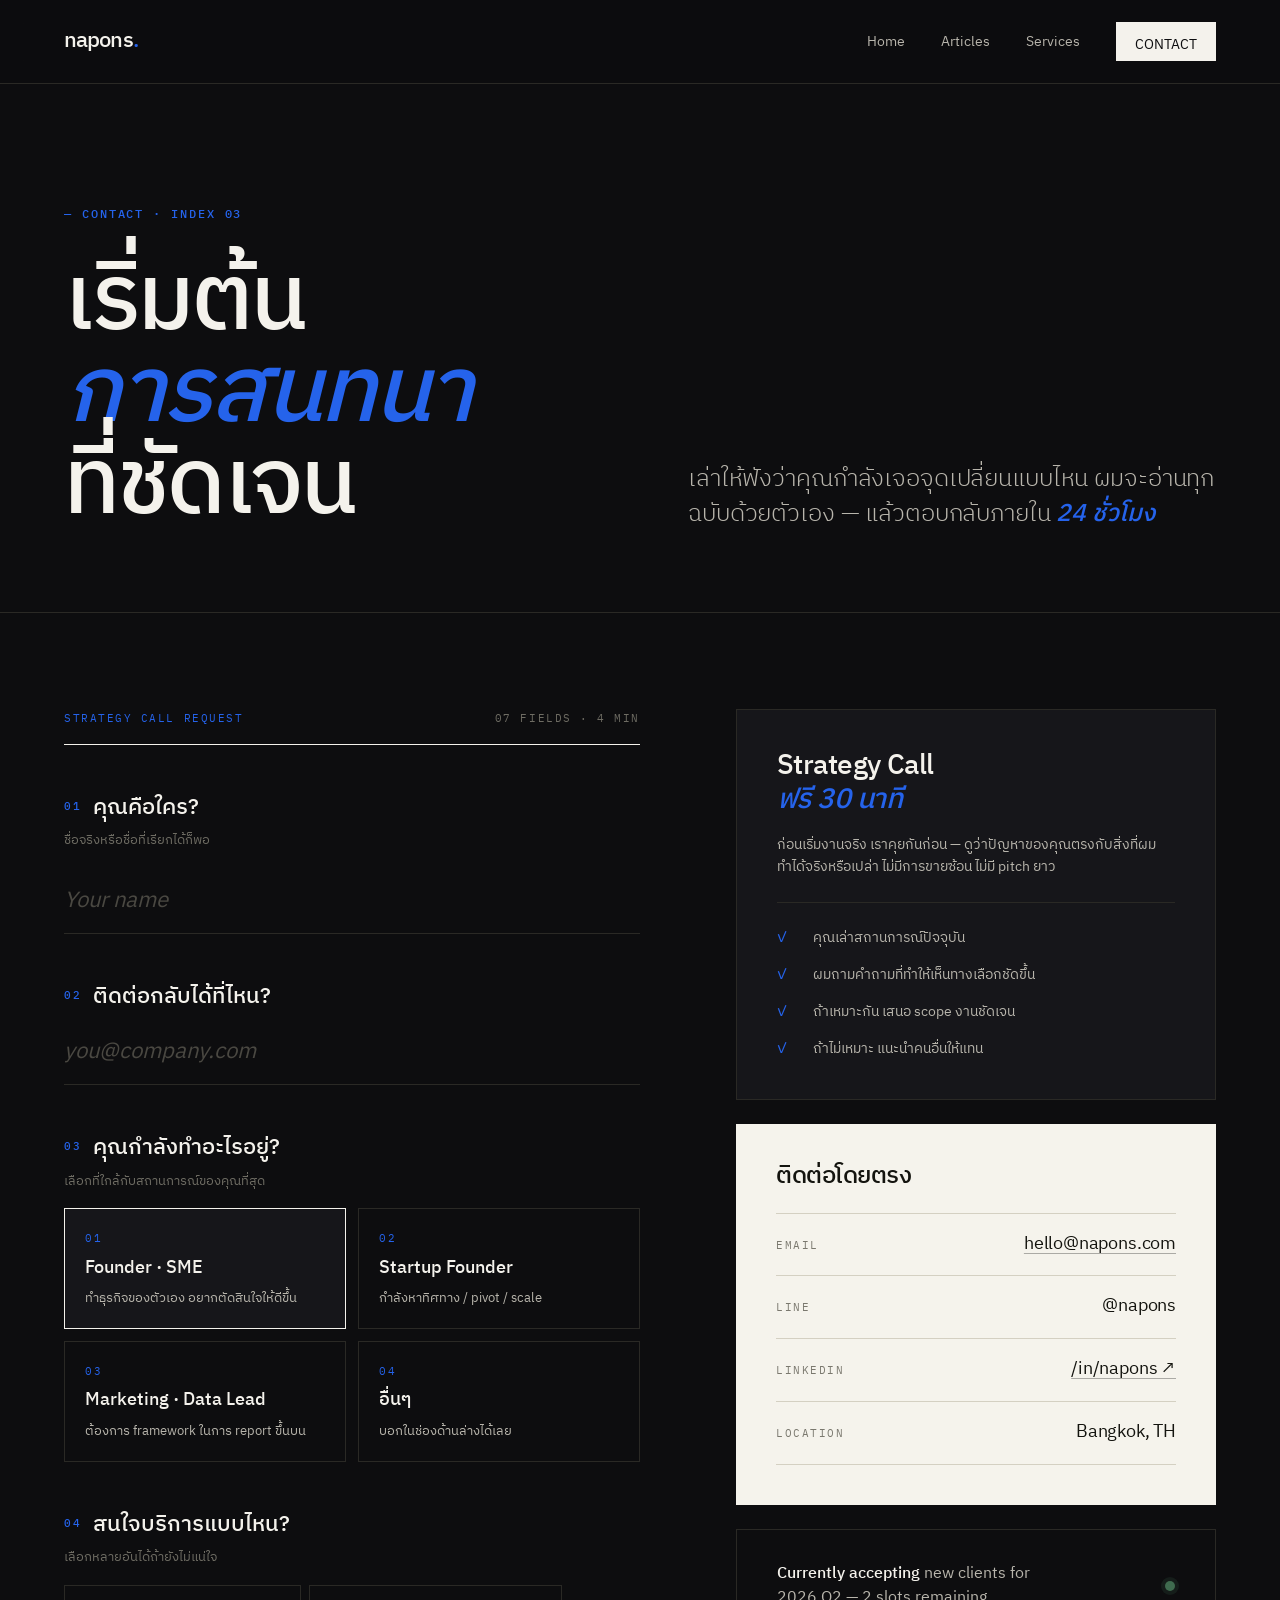
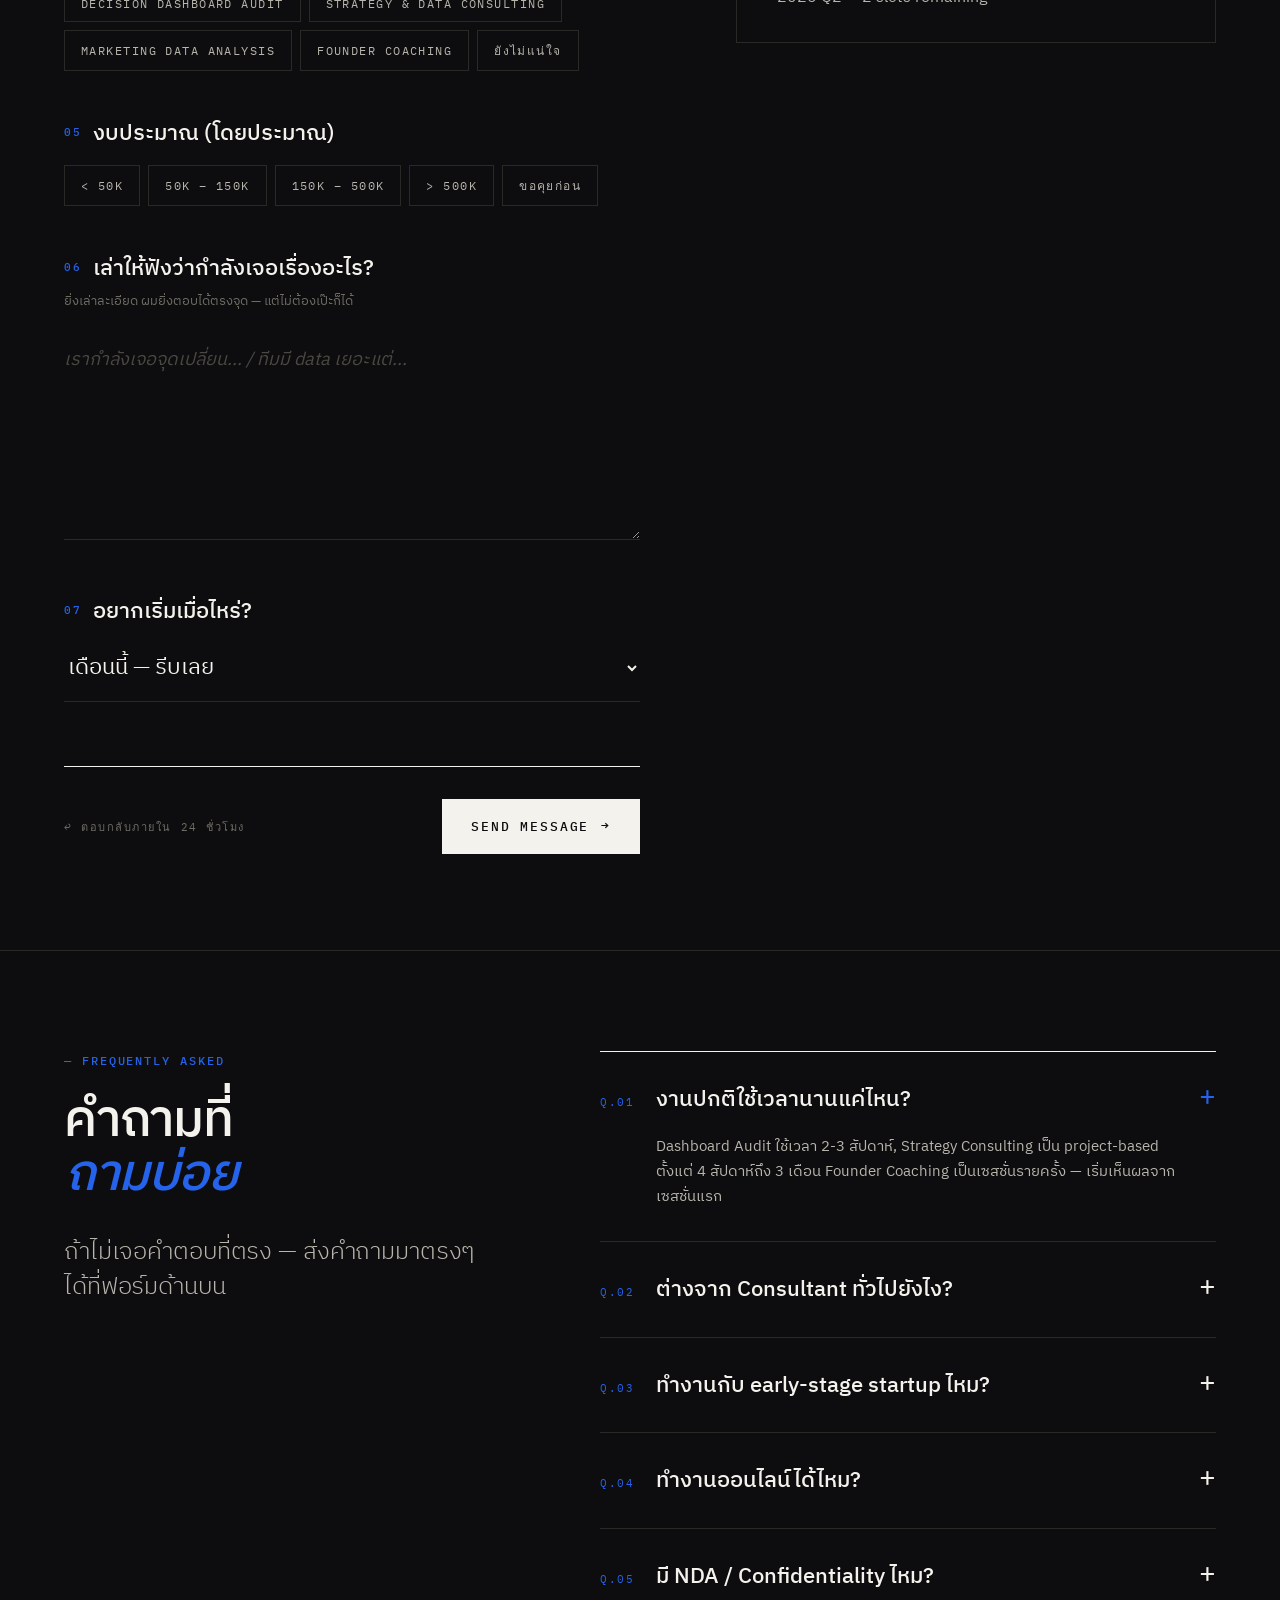
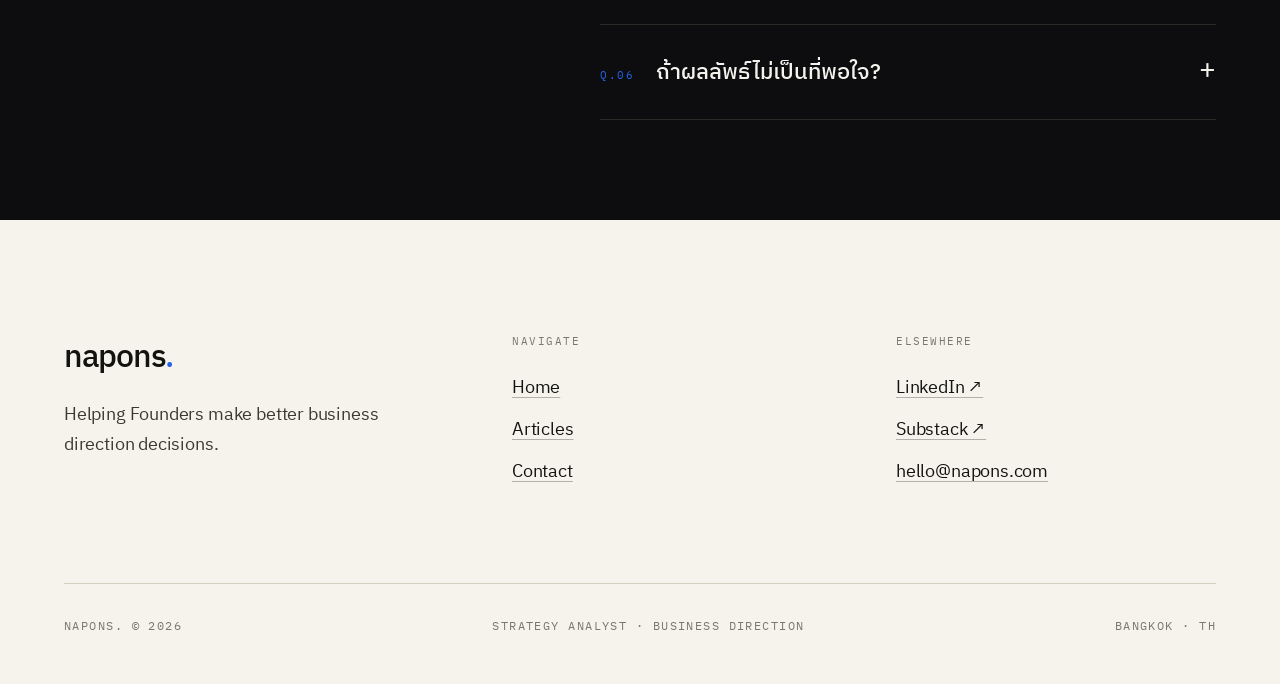
<file: contact.html>
<!doctype html>
<html lang="th">
<head>
<meta charset="utf-8" />
<meta name="viewport" content="width=device-width,initial-scale=1" />
<title>Book a Strategy Call | napons.</title>
<meta name="description" content="จองเวลาคุย Strategy Call ฟรี 30 นาที — เล่าสถานการณ์ธุรกิจให้ฟัง แล้วจะช่วยดูว่ามีทางเลือกอะไรบ้าง"/>
<link rel="canonical" href="https://napons.com/contact.html"/>
<meta property="og:type" content="website"/>
<meta property="og:url" content="https://napons.com/contact.html"/>
<meta property="og:title" content="Book a Strategy Call | napons."/>
<meta property="og:description" content="จองเวลาคุย Strategy Call ฟรี 30 นาที — เล่าสถานการณ์ธุรกิจให้ฟัง แล้วจะช่วยดูว่ามีทางเลือกอะไรบ้าง"/>
<meta property="og:image" content="https://napons.com/portrait.png"/>
<meta name="twitter:card" content="summary_large_image"/>
<!-- Google Tag Manager -->
<script>(function(w,d,s,l,i){w[l]=w[l]||[];w[l].push({'gtm.start':
new Date().getTime(),event:'gtm.js'});var f=d.getElementsByTagName(s)[0],
j=d.createElement(s),dl=l!='dataLayer'?'&l='+l:'';j.async=true;j.src=
'https://www.googletagmanager.com/gtm.js?id='+i+dl;f.parentNode.insertBefore(j,f);
})(window,document,'script','dataLayer','GTM-N7RW4TRZ');</script>
<!-- End Google Tag Manager -->
<link rel="preconnect" href="https://fonts.googleapis.com" />
<link rel="preconnect" href="https://fonts.gstatic.com" crossorigin />
<link href="https://fonts.googleapis.com/css2?family=IBM+Plex+Sans+Thai:ital,wght@0,300;0,400;0,500;0,600;0,700;1,400;1,500;1,600&family=IBM+Plex+Mono:wght@400;500&display=swap" rel="stylesheet" />
<link rel="stylesheet" href="styles.css" />
<style>
  .c-header {
    padding-top: calc(120px * var(--density));
    padding-bottom: calc(80px * var(--density));
    border-bottom: 1px solid var(--rule);
  }
  .c-header-grid {
    display: grid;
    grid-template-columns: 1fr 1fr;
    gap: 96px;
    align-items: end;
  }
  .c-header h1 {
    font-size: clamp(56px, 7.2vw, 116px);
    line-height: 1;
    letter-spacing: -0.025em;
  }
  .c-header h1 em { color: var(--accent); font-style: italic; }
  .c-header .lead { max-width: 44ch; }

  /* Main */
  .c-main {
    padding: calc(96px * var(--density)) 0;
  }
  .c-main-grid {
    display: grid;
    grid-template-columns: 1.2fr 1fr;
    gap: 96px;
    align-items: start;
  }

  /* Form */
  .form-section .section-label {
    font-family: var(--mono);
    font-size: 11px;
    text-transform: uppercase;
    letter-spacing: 0.14em;
    color: var(--accent);
    padding-bottom: 16px;
    margin-bottom: 48px;
    border-bottom: 1px solid var(--ink);
    display: flex;
    justify-content: space-between;
  }
  .form-section .section-label .count { color: var(--muted); }

  .field {
    margin-bottom: 48px;
  }
  .field label.q {
    display: block;
    font-family: var(--serif);
    font-size: 22px;
    line-height: 1.35;
    color: var(--ink);
    margin-bottom: 8px;
    font-weight: 500;
  }
  .field label.q .num {
    font-family: var(--mono);
    font-size: 11px;
    color: var(--accent);
    letter-spacing: 0.14em;
    margin-right: 12px;
    vertical-align: 4px;
  }
  .field .hint {
    font-family: var(--sans);
    font-size: 13px;
    color: var(--muted);
    margin-bottom: 16px;
  }
  .field input,
  .field textarea,
  .field select {
    width: 100%;
    padding: 14px 0;
    border: none;
    border-bottom: 1px solid var(--rule);
    background: transparent;
    font-family: var(--serif);
    font-size: 22px;
    color: var(--ink);
    outline: none;
    transition: border-color 0.2s ease;
  }
  .field input:focus,
  .field textarea:focus,
  .field select:focus {
    border-bottom-color: var(--ink);
  }
  .field input::placeholder,
  .field textarea::placeholder {
    color: var(--warm-gray);
    font-style: italic;
  }
  .field textarea {
    resize: vertical;
    min-height: 80px;
    font-size: 18px;
    padding-top: 16px;
  }

  /* Radio cards */
  .radio-group {
    display: grid;
    grid-template-columns: 1fr 1fr;
    gap: 12px;
    margin-top: 16px;
  }
  .radio-card {
    border: 1px solid var(--rule);
    padding: 20px;
    cursor: pointer;
    transition: all 0.15s ease;
    display: flex;
    flex-direction: column;
    gap: 6px;
  }
  .radio-card:hover { border-color: var(--ink); }
  .radio-card.active {
    border-color: var(--ink);
    background: var(--bg-warm);
  }
  .radio-card .r-num {
    font-family: var(--mono);
    font-size: 11px;
    letter-spacing: 0.14em;
    color: var(--accent);
  }
  .radio-card .r-title {
    font-family: var(--serif);
    font-size: 18px;
    font-weight: 500;
    color: var(--ink);
  }
  .radio-card .r-desc {
    font-size: 13px;
    color: var(--ink-2);
    line-height: 1.45;
  }

  /* Budget chips */
  .chips {
    display: flex;
    flex-wrap: wrap;
    gap: 8px;
    margin-top: 16px;
  }
  .chip {
    font-family: var(--mono);
    font-size: 12px;
    text-transform: uppercase;
    letter-spacing: 0.12em;
    padding: 10px 16px;
    border: 1px solid var(--rule);
    background: transparent;
    cursor: pointer;
    color: var(--ink-2);
    transition: all 0.15s ease;
  }
  .chip:hover { border-color: var(--ink); }
  .chip.active { background: var(--ink); color: var(--bg); border-color: var(--ink); }

  /* Submit */
  .submit-row {
    margin-top: 64px;
    padding-top: 32px;
    border-top: 1px solid var(--ink);
    display: flex;
    justify-content: space-between;
    align-items: center;
    gap: 24px;
    flex-wrap: wrap;
  }
  .submit-note {
    font-family: var(--mono);
    font-size: 11px;
    letter-spacing: 0.14em;
    text-transform: uppercase;
    color: var(--muted);
  }

  /* Sidebar */
  .sidebar {
    position: sticky;
    top: 120px;
  }
  .sidebar-card {
    background: var(--bg-warm);
    border: 1px solid var(--rule);
    padding: 40px;
    margin-bottom: 24px;
  }
  .sidebar-card h3 {
    font-family: var(--serif);
    font-size: 28px;
    line-height: 1.2;
    margin-bottom: 16px;
    font-weight: 500;
  }
  .sidebar-card h3 em { color: var(--accent); font-style: italic; }
  .sidebar-card p {
    font-size: 14px;
    color: var(--ink-2);
    line-height: 1.6;
    margin-bottom: 24px;
  }
  .sidebar-list {
    list-style: none;
    display: flex;
    flex-direction: column;
    gap: 16px;
    padding-top: 24px;
    border-top: 1px solid var(--rule);
  }
  .sidebar-list li {
    display: grid;
    grid-template-columns: 24px 1fr;
    gap: 12px;
    align-items: start;
    font-size: 14px;
    color: var(--ink-2);
    line-height: 1.5;
  }
  .sidebar-list li .check {
    font-family: var(--mono);
    color: var(--accent);
    font-size: 16px;
    line-height: 1.2;
  }

  /* Direct contact (cream callout in dark sidebar) */
  .direct-card {
    background: var(--inv-bg);
    color: var(--inv-ink);
    padding: 40px;
  }
  .direct-card h3 {
    color: var(--inv-ink);
    font-size: 24px;
    margin-bottom: 24px;
    font-family: var(--display);
    letter-spacing: -0.02em;
  }
  .direct-card .contact-row {
    padding: 16px 0;
    border-top: 1px solid var(--inv-rule);
    display: flex;
    justify-content: space-between;
    align-items: baseline;
  }
  .direct-card .contact-row:last-child { border-bottom: 1px solid var(--inv-rule); }
  .direct-card .label {
    font-family: var(--mono);
    font-size: 11px;
    text-transform: uppercase;
    letter-spacing: 0.14em;
    color: var(--inv-muted);
  }
  .direct-card .value {
    font-family: var(--display);
    font-size: 18px;
    color: var(--inv-ink);
    letter-spacing: -0.01em;
  }
  .direct-card .value a { color: var(--inv-ink); text-decoration-color: rgba(0,0,0,0.3); }
  .direct-card .value a:hover { text-decoration-color: var(--accent); }

  /* Response time */
  .response-card {
    margin-top: 24px;
    padding: 32px 40px;
    border: 1px solid var(--rule);
    display: grid;
    grid-template-columns: 1fr auto;
    align-items: center;
    gap: 24px;
  }
  .response-card .r-text {
    font-family: var(--serif);
    font-size: 16px;
    color: var(--ink-2);
    line-height: 1.5;
  }
  .response-card .r-text strong { color: var(--ink); font-weight: 500; }
  .response-card .dot-live {
    width: 10px;
    height: 10px;
    border-radius: 50%;
    background: #3f6b4f;
    box-shadow: 0 0 0 4px rgba(63,107,79,0.18);
  }

  /* FAQ */
  .faq {
    padding: calc(100px * var(--density)) 0;
    border-top: 1px solid var(--rule);
  }
  .faq-grid {
    display: grid;
    grid-template-columns: 1fr 1.4fr;
    gap: 96px;
  }
  .faq h2 {
    font-size: clamp(36px, 4vw, 60px);
    line-height: 1.05;
  }
  .faq h2 em { color: var(--accent); font-style: italic; }
  .faq-items {
    display: flex;
    flex-direction: column;
  }
  .faq-item {
    padding: 32px 0;
    border-bottom: 1px solid var(--rule);
  }
  .faq-item:first-child { border-top: 1px solid var(--ink); }
  .faq-item summary {
    list-style: none;
    cursor: pointer;
    display: grid;
    grid-template-columns: 40px 1fr 24px;
    gap: 16px;
    align-items: baseline;
  }
  .faq-item summary::-webkit-details-marker { display: none; }
  .faq-item .q-num {
    font-family: var(--mono);
    font-size: 11px;
    letter-spacing: 0.14em;
    color: var(--accent);
  }
  .faq-item .q-text {
    font-family: var(--serif);
    font-size: 22px;
    font-weight: 500;
    line-height: 1.3;
    color: var(--ink);
  }
  .faq-item .q-toggle {
    font-family: var(--serif);
    font-size: 28px;
    color: var(--ink);
    text-align: right;
    line-height: 1;
  }
  .faq-item[open] .q-toggle { color: var(--accent); }
  .faq-item .answer {
    margin-top: 20px;
    padding-left: 56px;
    font-size: 15px;
    line-height: 1.65;
    color: var(--ink-2);
    max-width: 64ch;
  }

  @media (max-width: 900px) {
    :root { --gutter: 24px; }
    .c-header-grid { grid-template-columns: 1fr; gap: 32px; }
    .c-main-grid { grid-template-columns: 1fr; gap: 48px; }
    .sidebar { position: static; }
    .radio-group { grid-template-columns: 1fr; }
    .faq-grid { grid-template-columns: 1fr; gap: 32px; }
    .faq-item .answer { padding-left: 0; }
  }
</style>
</head>
<body>

<nav class="nav" data-screen-label="01 Nav">
  <div class="nav-inner">
    <a href="index.html" class="brand">napons<span class="dot">.</span></a>
    <div class="nav-links">
      <a href="index.html">Home</a>
      <a href="articles.html">Articles</a>
      <a href="index.html#services">Services</a>
      <a href="contact.html" class="nav-cta active" style="background: var(--ink); color: var(--bg) !important;">Contact</a>
    </div>
  </div>
</nav>

<!-- HEADER -->
<section class="c-header" data-screen-label="02 Header">
  <div class="wrap">
    <span class="eyebrow" style="display: block; margin-bottom: 32px;">— Contact · Index 03</span>
    <div class="c-header-grid">
      <h1>เริ่มต้น<br /><em>การสนทนา</em><br />ที่ชัดเจน</h1>
      <div>
        <p class="lead">
          เล่าให้ฟังว่าคุณกำลังเจอจุดเปลี่ยนแบบไหน
          ผมจะอ่านทุกฉบับด้วยตัวเอง — แล้วตอบกลับภายใน <em style="color: var(--accent); font-style: italic;">24 ชั่วโมง</em>
        </p>
      </div>
    </div>
  </div>
</section>

<!-- MAIN -->
<section class="c-main" data-screen-label="03 Form">
  <div class="wrap">
    <div class="c-main-grid">

      <!-- FORM -->
      <form class="form-section" onsubmit="event.preventDefault(); alert('Thanks — message sent.');">
        <div class="section-label">
          <span>Strategy Call Request</span>
          <span class="count">07 fields · 4 min</span>
        </div>

        <div class="field">
          <label class="q" for="name"><span class="num">01</span>คุณคือใคร?</label>
          <p class="hint">ชื่อจริงหรือชื่อที่เรียกได้ก็พอ</p>
          <input id="name" type="text" placeholder="Your name" required />
        </div>

        <div class="field">
          <label class="q" for="email"><span class="num">02</span>ติดต่อกลับได้ที่ไหน?</label>
          <input id="email" type="email" placeholder="you@company.com" required />
        </div>

        <div class="field">
          <label class="q"><span class="num">03</span>คุณกำลังทำอะไรอยู่?</label>
          <p class="hint">เลือกที่ใกล้กับสถานการณ์ของคุณที่สุด</p>
          <div class="radio-group">
            <div class="radio-card active" onclick="toggleRadio(this)">
              <span class="r-num">01</span>
              <span class="r-title">Founder · SME</span>
              <span class="r-desc">ทำธุรกิจของตัวเอง อยากตัดสินใจให้ดีขึ้น</span>
            </div>
            <div class="radio-card" onclick="toggleRadio(this)">
              <span class="r-num">02</span>
              <span class="r-title">Startup Founder</span>
              <span class="r-desc">กำลังหาทิศทาง / pivot / scale</span>
            </div>
            <div class="radio-card" onclick="toggleRadio(this)">
              <span class="r-num">03</span>
              <span class="r-title">Marketing · Data Lead</span>
              <span class="r-desc">ต้องการ framework ในการ report ขึ้นบน</span>
            </div>
            <div class="radio-card" onclick="toggleRadio(this)">
              <span class="r-num">04</span>
              <span class="r-title">อื่นๆ</span>
              <span class="r-desc">บอกในช่องด้านล่างได้เลย</span>
            </div>
          </div>
        </div>

        <div class="field">
          <label class="q" for="topic"><span class="num">04</span>สนใจบริการแบบไหน?</label>
          <p class="hint">เลือกหลายอันได้ถ้ายังไม่แน่ใจ</p>
          <div class="chips">
            <button type="button" class="chip" onclick="toggleChip(this)">Decision Dashboard Audit</button>
            <button type="button" class="chip" onclick="toggleChip(this)">Strategy &amp; Data Consulting</button>
            <button type="button" class="chip" onclick="toggleChip(this)">Marketing Data Analysis</button>
            <button type="button" class="chip" onclick="toggleChip(this)">Founder Coaching</button>
            <button type="button" class="chip" onclick="toggleChip(this)">ยังไม่แน่ใจ</button>
          </div>
        </div>

        <div class="field">
          <label class="q" for="budget"><span class="num">05</span>งบประมาณ (โดยประมาณ)</label>
          <div class="chips">
            <button type="button" class="chip" onclick="toggleChip(this, true)">&lt; 50K</button>
            <button type="button" class="chip" onclick="toggleChip(this, true)">50K – 150K</button>
            <button type="button" class="chip" onclick="toggleChip(this, true)">150K – 500K</button>
            <button type="button" class="chip" onclick="toggleChip(this, true)">&gt; 500K</button>
            <button type="button" class="chip" onclick="toggleChip(this, true)">ขอคุยก่อน</button>
          </div>
        </div>

        <div class="field">
          <label class="q" for="message"><span class="num">06</span>เล่าให้ฟังว่ากำลังเจอเรื่องอะไร?</label>
          <p class="hint">ยิ่งเล่าละเอียด ผมยิ่งตอบได้ตรงจุด — แต่ไม่ต้องเป๊ะก็ได้</p>
          <textarea id="message" rows="6" placeholder="เรากำลังเจอจุดเปลี่ยน... / ทีมมี data เยอะแต่..." required></textarea>
        </div>

        <div class="field">
          <label class="q" for="timeline"><span class="num">07</span>อยากเริ่มเมื่อไหร่?</label>
          <select id="timeline">
            <option>เดือนนี้ — รีบเลย</option>
            <option>ภายใน 1 เดือน</option>
            <option>1-3 เดือนข้างหน้า</option>
            <option>ยังไม่แน่ใจ คุยก่อนได้</option>
          </select>
        </div>

        <div class="submit-row">
          <span class="submit-note">↩ ตอบกลับภายใน 24 ชั่วโมง</span>
          <button type="submit" class="btn btn-primary">
            Send Message <span class="arrow">→</span>
          </button>
        </div>
      </form>

      <!-- SIDEBAR -->
      <aside>
        <div class="sidebar">

          <div class="sidebar-card">
            <h3>Strategy Call<br /><em>ฟรี 30 นาที</em></h3>
            <p>
              ก่อนเริ่มงานจริง เราคุยกันก่อน — ดูว่าปัญหาของคุณตรงกับสิ่งที่ผมทำได้จริงหรือเปล่า
              ไม่มีการขายซ้อน ไม่มี pitch ยาว
            </p>
            <ul class="sidebar-list">
              <li><span class="check">✓</span><span>คุณเล่าสถานการณ์ปัจจุบัน</span></li>
              <li><span class="check">✓</span><span>ผมถามคำถามที่ทำให้เห็นทางเลือกชัดขึ้น</span></li>
              <li><span class="check">✓</span><span>ถ้าเหมาะกัน เสนอ scope งานชัดเจน</span></li>
              <li><span class="check">✓</span><span>ถ้าไม่เหมาะ แนะนำคนอื่นให้แทน</span></li>
            </ul>
          </div>

          <div class="direct-card">
            <h3>ติดต่อโดยตรง</h3>
            <div class="contact-row">
              <span class="label">Email</span>
              <span class="value"><a href="mailto:hello@napons.com">hello@napons.com</a></span>
            </div>
            <div class="contact-row">
              <span class="label">LINE</span>
              <span class="value">@napons</span>
            </div>
            <div class="contact-row">
              <span class="label">LinkedIn</span>
              <span class="value"><a href="#">/in/napons ↗</a></span>
            </div>
            <div class="contact-row">
              <span class="label">Location</span>
              <span class="value">Bangkok, TH</span>
            </div>
          </div>

          <div class="response-card">
            <div class="r-text">
              <strong>Currently accepting</strong> new clients for<br />2026 Q2 — 2 slots remaining
            </div>
            <div class="dot-live" title="Available"></div>
          </div>

        </div>
      </aside>

    </div>
  </div>
</section>

<!-- FAQ -->
<section class="faq" data-screen-label="04 FAQ">
  <div class="wrap">
    <div class="faq-grid">
      <div>
        <span class="eyebrow" style="display: block; margin-bottom: 24px;">— Frequently Asked</span>
        <h2>คำถามที่<br /><em>ถามบ่อย</em></h2>
        <p class="lead" style="margin-top: 32px; max-width: 38ch;">
          ถ้าไม่เจอคำตอบที่ตรง — ส่งคำถามมาตรงๆ ได้ที่ฟอร์มด้านบน
        </p>
      </div>

      <div class="faq-items">
        <details class="faq-item" open>
          <summary>
            <span class="q-num">Q.01</span>
            <span class="q-text">งานปกติใช้เวลานานแค่ไหน?</span>
            <span class="q-toggle">+</span>
          </summary>
          <div class="answer">
            Dashboard Audit ใช้เวลา 2-3 สัปดาห์, Strategy Consulting เป็น project-based ตั้งแต่ 4 สัปดาห์ถึง 3 เดือน
            Founder Coaching เป็นเซสชั่นรายครั้ง — เริ่มเห็นผลจากเซสชั่นแรก
          </div>
        </details>

        <details class="faq-item">
          <summary>
            <span class="q-num">Q.02</span>
            <span class="q-text">ต่างจาก Consultant ทั่วไปยังไง?</span>
            <span class="q-toggle">+</span>
          </summary>
          <div class="answer">
            Consultant ทั่วไปขาย report และ recommendation — ผมขายการตัดสินใจที่ชัดและทีมของคุณลงมือทำได้จริง
            ทุกงานจบที่ "Decision" ไม่ใช่จบที่ "Deck"
          </div>
        </details>

        <details class="faq-item">
          <summary>
            <span class="q-num">Q.03</span>
            <span class="q-text">ทำงานกับ early-stage startup ไหม?</span>
            <span class="q-toggle">+</span>
          </summary>
          <div class="answer">
            ทำได้ ถ้าทีมพร้อมจะลงทุนกับการ "เลือกทาง" จริงๆ — early stage ที่ยังไม่มี data เยอะก็มี framework ให้ใช้
            แต่ไม่เหมาะกับ stage ที่ยังหา product-market fit ระดับพื้นฐาน
          </div>
        </details>

        <details class="faq-item">
          <summary>
            <span class="q-num">Q.04</span>
            <span class="q-text">ทำงานออนไลน์ได้ไหม?</span>
            <span class="q-toggle">+</span>
          </summary>
          <div class="answer">
            ได้ — งานส่วนใหญ่ทำผ่าน Zoom/Meet ถ้าอยู่ Bangkok เจอกันตัวเป็นๆ ได้ในช่วง kickoff
            ลูกค้าปัจจุบันอยู่ในไทย, สิงคโปร์, ออสเตรเลีย, และ EU
          </div>
        </details>

        <details class="faq-item">
          <summary>
            <span class="q-num">Q.05</span>
            <span class="q-text">มี NDA / Confidentiality ไหม?</span>
            <span class="q-toggle">+</span>
          </summary>
          <div class="answer">
            มีและจำเป็น — ทุกงานเซ็น NDA ก่อนเริ่ม ข้อมูลที่ได้รับใช้เฉพาะงานนั้น
            ไม่นำไปแชร์/นำไปใช้ในงานอื่นโดยไม่ได้รับอนุญาต
          </div>
        </details>

        <details class="faq-item">
          <summary>
            <span class="q-num">Q.06</span>
            <span class="q-text">ถ้าผลลัพธ์ไม่เป็นที่พอใจ?</span>
            <span class="q-toggle">+</span>
          </summary>
          <div class="answer">
            มี Decision Clarity Guarantee — ถ้าหลัง Audit/Consulting แล้วยังไม่ได้ "ความชัด" ที่ตกลงกันไว้
            จะทำต่อจนได้ หรือคืนเงินส่วนนั้น
          </div>
        </details>
      </div>
    </div>
  </div>
</section>

<!-- FOOTER -->
<footer class="foot" data-screen-label="05 Footer">
  <div class="wrap">
    <div style="display: grid; grid-template-columns: 1.2fr 1fr 1fr; gap: 64px; padding-top: 16px;">
      <div>
        <a href="index.html" class="brand" style="color: var(--inv-ink); font-size: 32px;">napons<span style="color: var(--accent);">.</span></a>
        <p style="font-family: var(--display); font-size: 18px; color: var(--inv-ink-2); margin-top: 16px; max-width: 36ch; letter-spacing: -0.01em;">
          Helping Founders make better business direction decisions.
        </p>
      </div>
      <div>
        <div style="font-family: var(--mono); font-size: 11px; text-transform: uppercase; letter-spacing: 0.14em; color: var(--inv-muted); margin-bottom: 24px;">Navigate</div>
        <ul style="list-style: none; display: flex; flex-direction: column; gap: 12px; font-family: var(--display); font-size: 18px; letter-spacing: -0.01em;">
          <li><a href="index.html">Home</a></li>
          <li><a href="articles.html">Articles</a></li>
          <li><a href="contact.html">Contact</a></li>
        </ul>
      </div>
      <div>
        <div style="font-family: var(--mono); font-size: 11px; text-transform: uppercase; letter-spacing: 0.14em; color: var(--inv-muted); margin-bottom: 24px;">Elsewhere</div>
        <ul style="list-style: none; display: flex; flex-direction: column; gap: 12px; font-family: var(--display); font-size: 18px; letter-spacing: -0.01em;">
          <li><a href="#">LinkedIn ↗</a></li>
          <li><a href="#">Substack ↗</a></li>
          <li><a href="mailto:hello@napons.com">hello@napons.com</a></li>
        </ul>
      </div>
    </div>
    <div class="foot-bottom">
      <span>napons. © 2026</span>
      <span>Strategy Analyst · Business Direction</span>
      <span>Bangkok · TH</span>
    </div>
  </div>
</footer>

<script>
  function toggleRadio(el) {
    el.parentElement.querySelectorAll('.radio-card').forEach(c => c.classList.remove('active'));
    el.classList.add('active');
  }
  function toggleChip(el, exclusive) {
    if (exclusive) {
      el.parentElement.querySelectorAll('.chip').forEach(c => c.classList.remove('active'));
    }
    el.classList.toggle('active');
  }
</script>

</body>
</html>
</file>
<file: styles.css>
/* napons. — Editorial design system (Dark theme · loopless Thai)
   Type: IBM Plex Sans Thai (loopless) — display + body
*/

:root {
  /* Dark palette */
  --bg: #0d0d0f;
  --bg-warm: #16161a;
  --bg-card: #1a1a1e;
  --ink: #f4f2ec;
  --ink-2: #b8b5ac;
  --muted: #6e6c63;
  --warm-gray: #4a4842;
  --rule: #2a2925;
  --rule-strong: #3a3934;
  --accent: #2563eb;
  --accent-ink: #1d4ed8;

  /* Inverse (for cream contrast sections) */
  --inv-bg: #f5f3ec;
  --inv-bg-2: #ecead9;
  --inv-ink: #14140f;
  --inv-ink-2: #3a3a30;
  --inv-muted: #7a786e;
  --inv-rule: #d4d0c2;

  /* Type — single loopless family */
  --display: "IBM Plex Sans Thai", "Inter", -apple-system, BlinkMacSystemFont, sans-serif;
  --sans: "IBM Plex Sans Thai", "Inter", -apple-system, BlinkMacSystemFont, sans-serif;
  --serif: "IBM Plex Sans Thai", "Inter", -apple-system, BlinkMacSystemFont, sans-serif; /* alias: editorial → loopless */
  --mono: "IBM Plex Mono", "JetBrains Mono", ui-monospace, monospace;

  /* Spacing */
  --space-1: 8px;
  --space-2: 16px;
  --space-3: 24px;
  --space-4: 40px;
  --space-5: 64px;
  --space-6: 96px;
  --space-7: 144px;
  --space-8: 200px;
  --density: 1;

  /* Container */
  --max: 1280px;
  --gutter: 64px;
}

* { box-sizing: border-box; margin: 0; padding: 0; }

html, body {
  background: var(--bg);
  color: var(--ink);
  font-family: var(--sans);
  font-size: 17px;
  line-height: 1.65;
  font-weight: 400;
  -webkit-font-smoothing: antialiased;
  text-rendering: optimizeLegibility;
}

::selection { background: var(--accent); color: var(--ink); }

/* Typography — loopless display */
h1, h2, h3, h4 {
  font-family: var(--display);
  font-weight: 500;
  letter-spacing: -0.02em;
  line-height: 1.02;
  text-wrap: balance;
  color: var(--ink);
}

h1 { font-size: clamp(56px, 8.4vw, 132px); font-weight: 500; letter-spacing: -0.035em; }
h2 { font-size: clamp(40px, 4.8vw, 72px); font-weight: 500; letter-spacing: -0.025em; }
h3 { font-size: clamp(28px, 2.8vw, 40px); font-weight: 500; letter-spacing: -0.02em; }
h4 { font-size: clamp(22px, 1.8vw, 28px); font-weight: 500; letter-spacing: -0.015em; }

/* Italic accent — used for emphasis words */
em, .it {
  font-style: italic;
  font-weight: 500;
}

p { text-wrap: pretty; max-width: 62ch; }

.lead {
  font-family: var(--sans);
  font-size: clamp(20px, 1.9vw, 26px);
  font-weight: 300;
  line-height: 1.45;
  color: var(--ink-2);
  letter-spacing: -0.005em;
}

.eyebrow {
  font-family: var(--mono);
  font-size: 12px;
  font-weight: 500;
  text-transform: uppercase;
  letter-spacing: 0.16em;
  color: var(--accent);
}

.muted { color: var(--muted); }
.ink-2 { color: var(--ink-2); }

a {
  color: var(--ink);
  text-decoration: underline;
  text-decoration-color: var(--warm-gray);
  text-decoration-thickness: 1px;
  text-underline-offset: 4px;
  transition: text-decoration-color 0.2s ease;
}
a:hover { text-decoration-color: var(--accent); }

/* Layout */
.wrap {
  max-width: var(--max);
  margin: 0 auto;
  padding: 0 var(--gutter);
}
.wrap-narrow {
  max-width: 880px;
  margin: 0 auto;
  padding: 0 var(--gutter);
}
section {
  padding: calc(var(--space-7) * var(--density)) 0;
  position: relative;
}
section.tight { padding: calc(var(--space-6) * var(--density)) 0; }

hr.rule {
  border: none;
  border-top: 1px solid var(--rule);
  margin: 0;
}

/* Nav */
.nav {
  position: sticky;
  top: 0;
  z-index: 50;
  background: color-mix(in oklab, var(--bg) 86%, transparent);
  backdrop-filter: blur(14px);
  -webkit-backdrop-filter: blur(14px);
  border-bottom: 1px solid var(--rule);
}
.nav-inner {
  max-width: var(--max);
  margin: 0 auto;
  padding: 22px var(--gutter);
  display: flex;
  align-items: center;
  justify-content: space-between;
}
.brand {
  font-family: var(--display);
  font-size: 22px;
  font-weight: 500;
  letter-spacing: -0.04em;
  text-decoration: none;
  color: var(--ink);
}
.brand .dot { color: var(--accent); }
.nav-links {
  display: flex;
  gap: 36px;
  align-items: center;
}
.nav-links a {
  font-family: var(--sans);
  font-size: 14px;
  font-weight: 400;
  text-decoration: none;
  color: var(--ink-2);
  letter-spacing: 0;
}
.nav-links a:hover { color: var(--ink); }
.nav-links a.active { color: var(--ink); border-bottom: 1px solid var(--ink); padding-bottom: 4px; }
.nav-cta {
  font-family: var(--mono);
  font-size: 12px;
  text-transform: uppercase;
  letter-spacing: 0.12em;
  padding: 10px 18px;
  border: 1px solid var(--ink);
  color: var(--ink) !important;
  text-decoration: none !important;
  background: transparent;
  transition: all 0.2s ease;
}
.nav-cta:hover { background: var(--ink); color: var(--bg) !important; }

/* Buttons */
.btn {
  display: inline-flex;
  align-items: center;
  gap: 12px;
  font-family: var(--mono);
  font-size: 13px;
  font-weight: 500;
  text-transform: uppercase;
  letter-spacing: 0.14em;
  padding: 18px 28px;
  text-decoration: none !important;
  border: 1px solid var(--ink);
  transition: all 0.2s ease;
  cursor: pointer;
}
.btn-primary { background: var(--ink); color: var(--bg) !important; }
.btn-primary:hover { background: var(--accent); border-color: var(--accent); color: var(--ink) !important; }
.btn-ghost { background: transparent; color: var(--ink) !important; }
.btn-ghost:hover { background: var(--ink); color: var(--bg) !important; }
.btn .arrow { display: inline-block; transform: translateY(-1px); }

/* Number tag */
.num {
  font-family: var(--mono);
  font-size: 12px;
  color: var(--accent);
  letter-spacing: 0.12em;
}

/* Pull-quote */
.pullquote {
  font-family: var(--display);
  font-size: clamp(32px, 3.6vw, 52px);
  line-height: 1.2;
  font-weight: 500;
  letter-spacing: -0.025em;
  color: var(--ink);
  text-wrap: balance;
}

/* ============================
   INVERSE (cream sections)
   ============================ */
.inv {
  background: var(--inv-bg);
  color: var(--inv-ink);
}
.inv h1, .inv h2, .inv h3, .inv h4 { color: var(--inv-ink); }
.inv .lead { color: var(--inv-ink-2); }
.inv .muted { color: var(--inv-muted); }
.inv .eyebrow { color: var(--accent); }
.inv a { color: var(--inv-ink); text-decoration-color: rgba(0,0,0,0.25); }
.inv a:hover { text-decoration-color: var(--accent); }
.inv hr.rule { border-top-color: var(--inv-rule); }
.inv .btn { border-color: var(--inv-ink); }
.inv .btn-primary { background: var(--inv-ink); color: var(--inv-bg) !important; }
.inv .btn-primary:hover { background: var(--accent); border-color: var(--accent); color: var(--inv-bg) !important; }
.inv .btn-ghost { color: var(--inv-ink) !important; }
.inv .btn-ghost:hover { background: var(--inv-ink); color: var(--inv-bg) !important; }

/* Footer (now cream) */
footer.foot {
  background: var(--inv-bg);
  color: var(--inv-ink);
  padding: 96px 0 48px;
}
footer.foot h2 {
  color: var(--inv-ink);
  font-size: clamp(48px, 6vw, 96px);
  font-weight: 500;
}
footer.foot a {
  color: var(--inv-ink);
  text-decoration-color: rgba(20,20,15,0.3);
}
footer.foot a:hover { text-decoration-color: var(--accent); }
footer.foot .foot-bottom {
  margin-top: 96px;
  padding-top: 32px;
  border-top: 1px solid var(--inv-rule);
  display: flex;
  justify-content: space-between;
  font-family: var(--mono);
  font-size: 12px;
  text-transform: uppercase;
  letter-spacing: 0.12em;
  color: var(--inv-muted);
}

/* Utilities */
.flex { display: flex; }
.grid { display: grid; }
.gap-2 { gap: var(--space-2); }
.gap-3 { gap: var(--space-3); }
.gap-4 { gap: var(--space-4); }
.center { text-align: center; }

/* Article meta */
.meta {
  font-family: var(--mono);
  font-size: 12px;
  text-transform: uppercase;
  letter-spacing: 0.12em;
  color: var(--muted);
}
</file>
